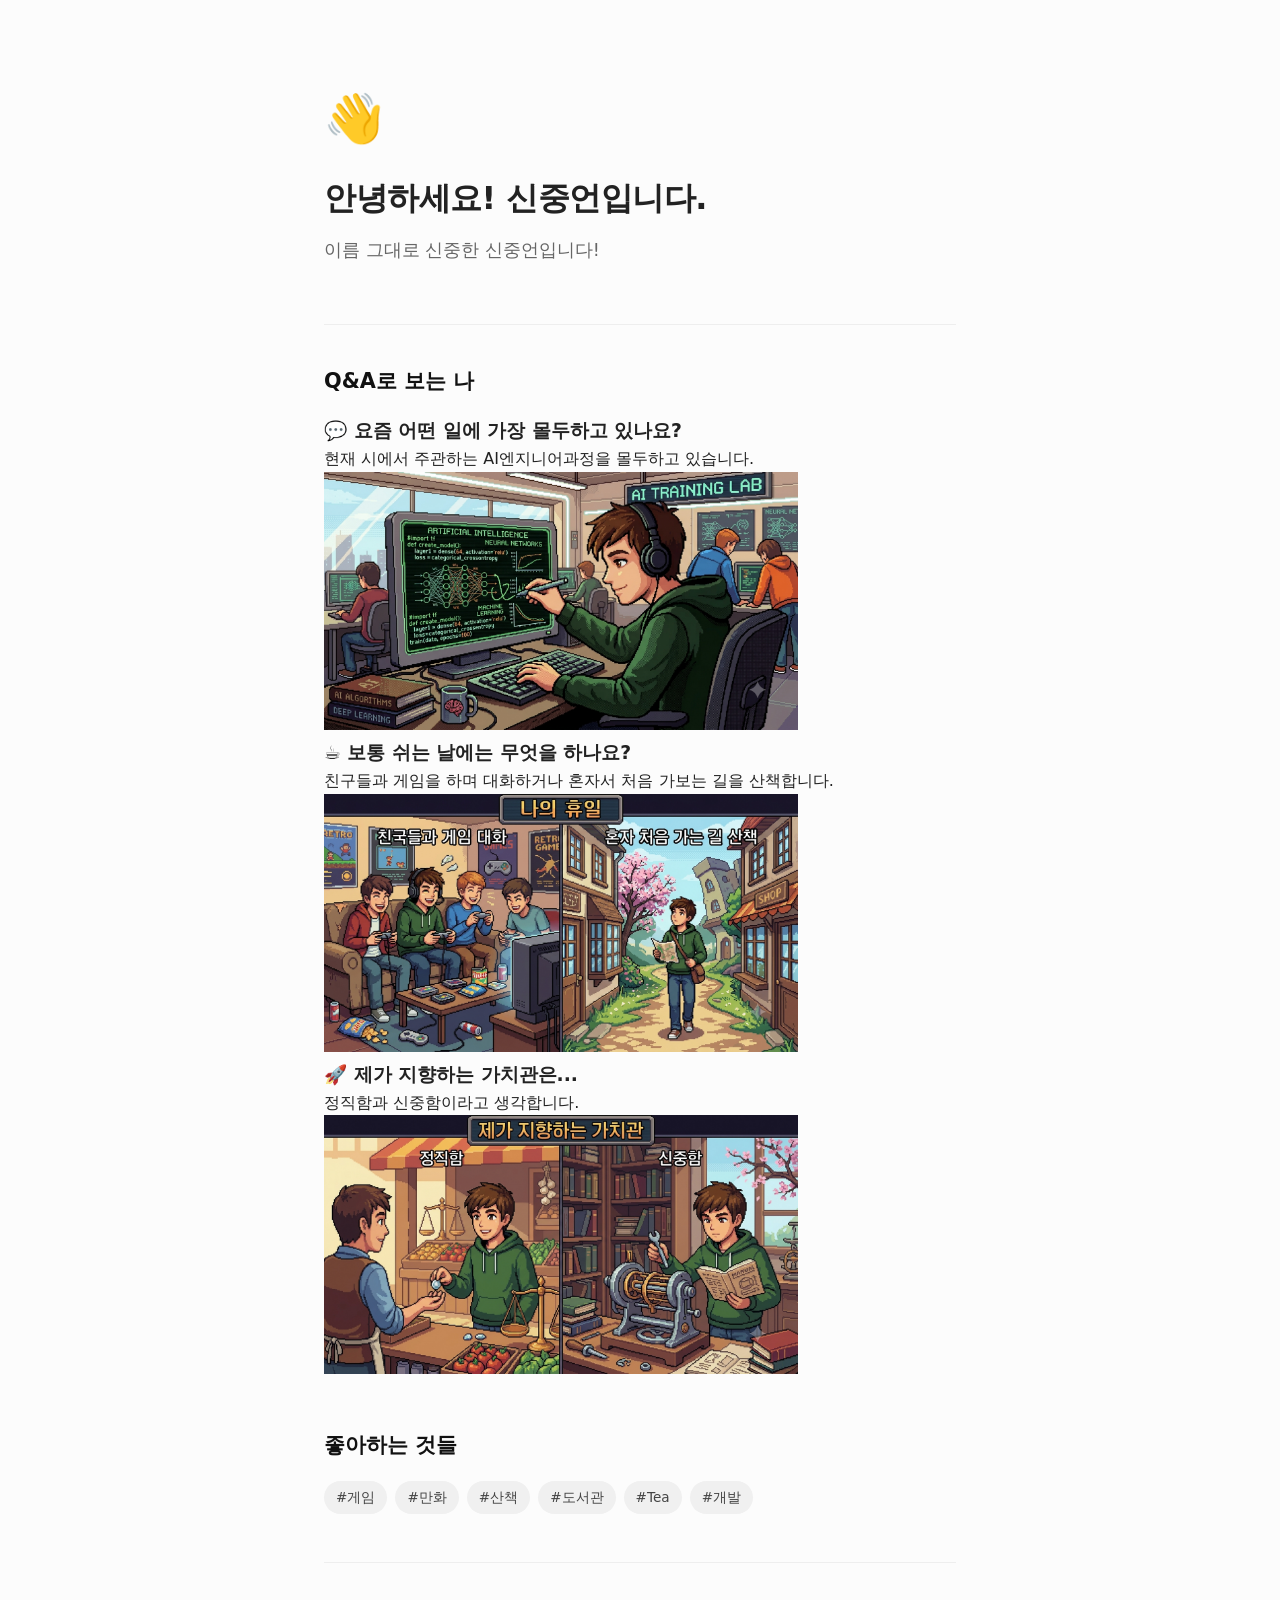
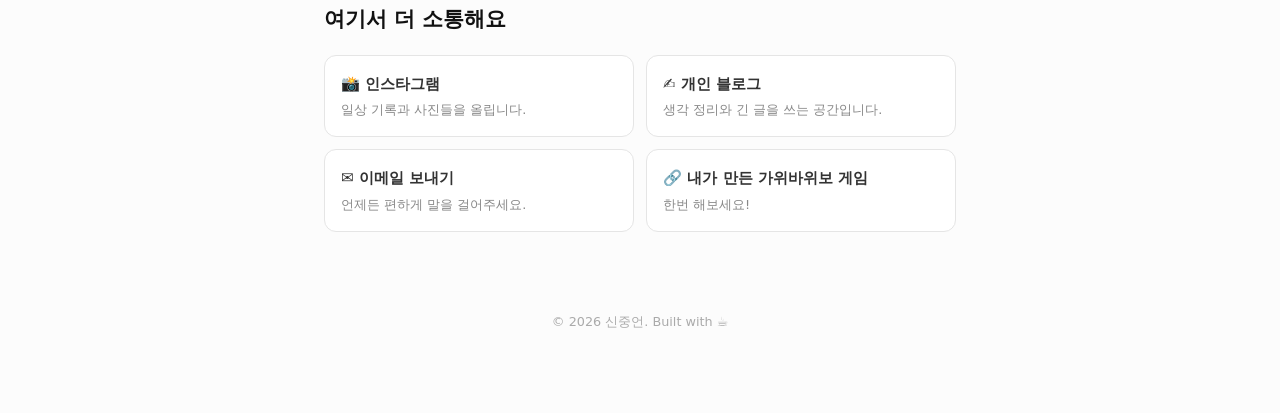
<file: index.html>
<!DOCTYPE html>
<html lang="ko">
<head>
    <meta charset="UTF-8">
    <meta name="viewport" content="width=device-width, initial-scale=1.0">
    <title>안녕하세요, 저를 소개합니다!</title>
    <style>
        /* 기본 스타일 리셋 및 폰트 설정 */
        * {
            margin: 0;
            padding: 0;
            box-sizing: border-box;
            font-family: 'Pretendard', -apple-system, BlinkMacSystemFont, system-ui, Roboto, sans-serif;
        }

        body {
            background-color: #fcfcfc;
            color: #222;
            line-height: 1.6;
        }

        /* 중앙 정렬 컨테이너 */
        .container {
            max-width: 680px;
            margin: 0 auto;
            padding: 80px 24px;
        }

        /* 1. 첫인상 섹션 (Hero) */
        .hero {
            margin-bottom: 60px;
        }

        .profile-emoji {
            font-size: 3rem;
            margin-bottom: 16px;
        }

        .hero h1 {
            font-size: 2rem;
            font-weight: 700;
            margin-bottom: 12px;
            letter-spacing: -0.5px;
        }

        .hero p {
            font-size: 1.1rem;
            color: #666;
        }

        /* 구분선 */
        hr {
            border: 0;
            height: 1px;
            background-color: #eee;
            margin: 40px 0;
        }

        /* 2. 섹션 공통 스타일 */
        section {
            margin-bottom: 48px;
        }

        section h2 {
            font-size: 1.3rem;
            font-weight: 600;
            margin-bottom: 18px;
            color: #111;
        }

        /* 3. 문답/설명 스타일 (인간적인 매력 어필) */
        .qa-item {
            margin-bottom: 24px;
        }

        .qa-item h3 {
            font-size: 1.05rem;
            font-weight: 600;
            color: #333;
            margin-bottom: 6px;
        }

        .qa-item p {
            font-size: 0.95rem;
            color: #555;
        }

        /* 4. 내 취향 키워드 (태그 형태) */
        .tag-container {
            display: flex;
            flex-wrap: wrap;
            gap: 8px;
        }

        .tag {
            background-color: #f0f0f0;
            color: #444;
            padding: 6px 12px;
            border-radius: 20px;
            font-size: 0.85rem;
            font-weight: 500;
        }

        /* 5. 링크/연락처 섹션 (소통 창구) */
        .links-grid {
            display: grid;
            grid-template-columns: 1fr 1fr;
            gap: 12px;
        }

        @media (max-width: 480px) {
            .links-grid {
                grid-template-columns: 1fr;
            }
        }

        .link-card {
            display: block;
            background-color: #fff;
            border: 1px solid #e5e5e5;
            padding: 16px;
            border-radius: 12px;
            text-decoration: none;
            color: #333;
            transition: all 0.2s ease;
        }

        .link-card:hover {
            border-color: #999;
            transform: translateY(-2px);
        }

        .link-card h4 {
            font-size: 0.95rem;
            font-weight: 600;
            margin-bottom: 4px;
        }

        .link-card p {
            font-size: 0.8rem;
            color: #888;
        }

        /* 푸터 */
        footer {
            margin-top: 80px;
            text-align: center;
            font-size: 0.8rem;
            color: #aaa;
        }
    </style>
</head>
<body>

    <div class="container">

        <!-- 1. 첫인상 섹션 -->
        <header class="hero">
            <!-- 나를 표현하는 아이콘이나 이모지 -->
            <div class="profile-emoji">👋</div> 
            <!-- 메인 한 줄 소개 -->
            <h1>안녕하세요! 신중언입니다.</h1>
            <!-- 서브 소개글 -->
            <p>이름 그대로 신중한 신중언입니다!</p>
        </header>

        <hr>

        <!-- 2. 저는 이런 사람이에요 (소개 문답) -->
        <section>
            <h2>Q&A로 보는 나</h2>
            
            <!-- 문답 아이템 1 -->
            <div class="qa-card">
                <div class="qa-content">
                    <h3>💬 요즘 어떤 일에 가장 몰두하고 있나요?</h3>
                    <p>현재 시에서 주관하는 AI엔지니어과정을 몰두하고 있습니다.</p>
                </div>
                <div class="qa-image-box">
                    <!-- [넣고 싶은 이미지 경로(예: images/hobby.jpg)를 src에 넣어주세요] -->
                    <img src="images\moldu.png" alt="요즘 몰두하는 일 관련 이미지" width="75%">
                </div>
            </div>

            <!-- 문답 아이템 2 -->
            <div class="qa-card">
                <div class="qa-content">
                    <h3>☕️ 보통 쉬는 날에는 무엇을 하나요?</h3>
                    <p>친구들과 게임을 하며 대화하거나 혼자서 처음 가보는 길을 산책합니다.</p>
                </div>
                <div class="qa-image-box">
                    <!-- [넣고 싶은 이미지 경로를 src에 넣어주세요] -->
                    <img src="images\hobby.png" alt="주말 일상 관련 이미지" width="75%">
                </div>
            </div>

            <!-- 문답 아이템 3 -->
            <div class="qa-card">
                <div class="qa-content">
                    <h3>🚀 제가 지향하는 가치관은...</h3>
                    <p>정직함과 신중함이라고 생각합니다.</p>
                </div>
                <div class="qa-image-box">
                    <!-- [넣고 싶은 이미지 경로를 src에 넣어주세요] -->
                    <img src="images\gachigwan.png" alt="가치관 관련 이미지" width="75%">
                </div>
            </div>
        </section>

        <!-- 3. 취향 태그 섹션 -->
        <section>
            <h2>좋아하는 것들</h2>
            <div class="tag-container">
                <!-- 좋아하는 단어들을 마음껏 나열해 보세요 -->
                <span class="tag">#게임</span>
                <span class="tag">#만화</span>
                <span class="tag">#산책</span>
                <span class="tag">#도서관</span>
                <span class="tag">#Tea</span>
                <span class="tag">#개발</span>
            </div>
        </section>

        <hr>

        <!-- 4. 소통 창구 (링크 모음) -->
        <section>
            <h2>여기서 더 소통해요</h2>
            <div class="links-grid">
                
                <!-- 링크 카드 1 -->
                <a href="[링크주소]" class="link-card" target="_blank">
                    <h4>📸 인스타그램</h4>
                    <p>일상 기록과 사진들을 올립니다.</p>
                </a>

                <!-- 링크 카드 2 -->
                <a href="[링크주소]" class="link-card" target="_blank">
                    <h4>✍️ 개인 블로그</h4>
                    <p>생각 정리와 긴 글을 쓰는 공간입니다.</p>
                </a>

                <!-- 링크 카드 3 -->
                <a href="mailto:[이메일주소]" class="link-card">
                    <h4>✉️ 이메일 보내기</h4>
                    <p>언제든 편하게 말을 걸어주세요.</p>
                </a>

                <!-- 링크 카드 4 (기타 채널) -->
                <a href="./rock-papper-scissors-game" class="link-card" target="_blank">
                    <h4>🔗 내가 만든 가위바위보 게임</h4>
                    <p>한번 해보세요!</p>
                </a>

            </div>
        </section>

        <!-- 푸터 -->
        <footer>
            <p>© 2026 신중언. Built with ☕️</p>
        </footer>

    </div>

</body>
</html>
</file>
